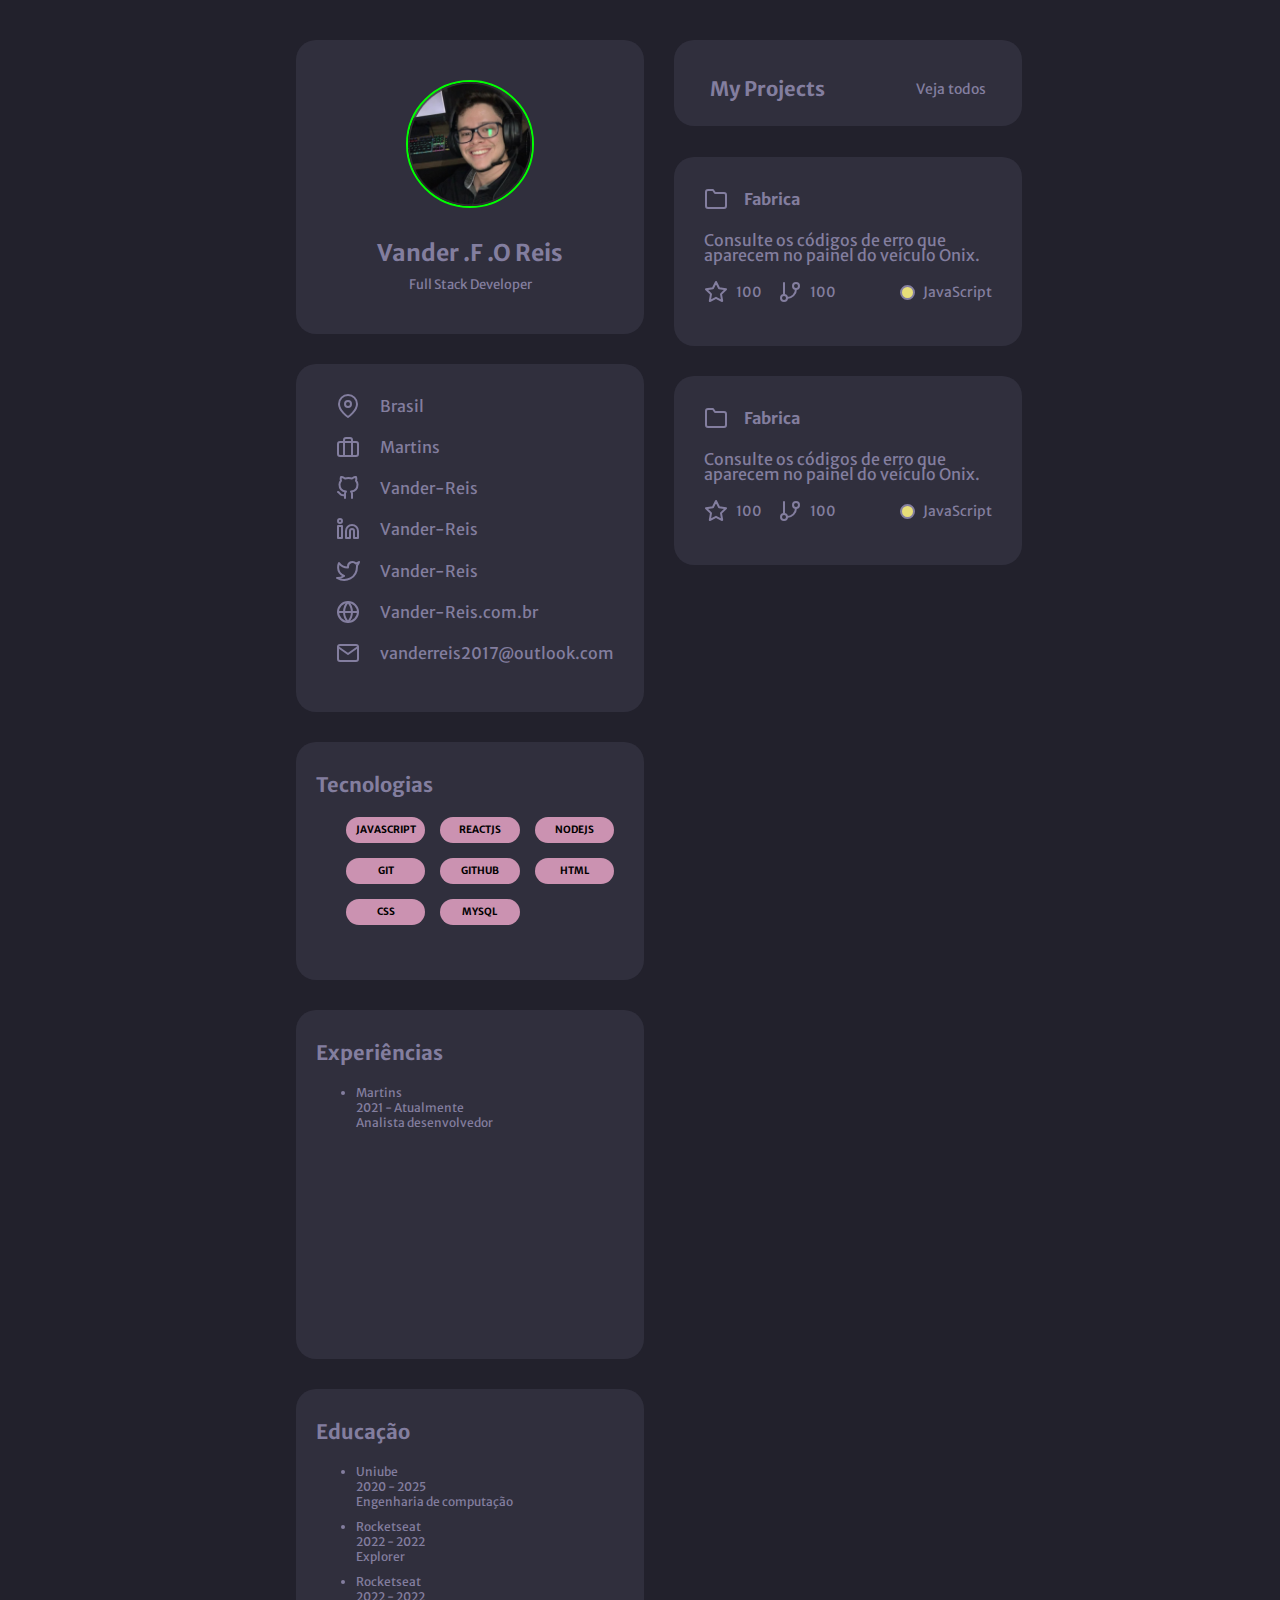
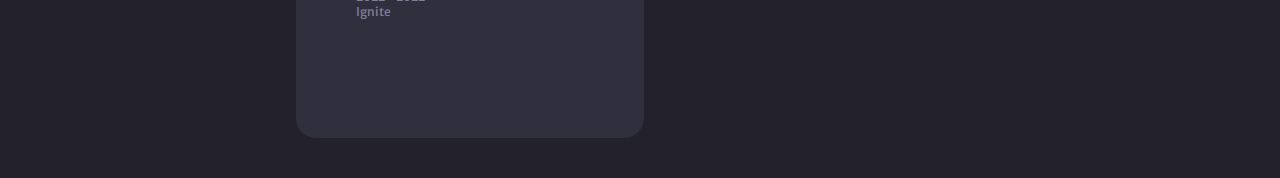
<file: portfolio/index.html>
<!DOCTYPE html>
<html lang="pt-br">
  <head>
    <link rel="preconnect" href="https://fonts.googleapis.com" />
    <link rel="preconnect" href="https://fonts.gstatic.com" crossorigin />
    <meta charset="UTF-8" />
    <meta name="viewport" content="width=device-width, initial-scale=1.0" />
    <title>Portfólio</title>

    <!-- Link das fontes -->
    <link
      href="https://fonts.googleapis.com/css2?family=Merriweather+Sans:wght@400;500;700&display=swap"
      rel="stylesheet"
    />

    <!-- Link do css -->
    <link rel="stylesheet" href="style.css" />
  </head>
  <body>
    <div class="page">
      <main>
        <div class="container">
          <div class="container-profile">
            <div class="profile cards">
              <img
                src="./assets/download.png"
                alt="Foto de perfil vander reis"
              />

              <h2>Vander .F .O Reis</h2>

              <p>Full Stack Developer</p>
            </div>

            <div class="links cards">
              <div class="link">
                <a href="#">
                  <img src="./assets/map-pin.svg" alt="Localização" />
                  <span>Brasil</span>
                </a>
              </div>

              <div class="link">
                <a href="#">
                  <img src="./assets/briefcase.svg" alt="Trabalho" />
                  <span>Martins</span>
                </a>
              </div>

              <div class="link">
                <a href="#">
                  <img src="./assets/github.svg" alt="github" />
                  <span>Vander-Reis</span>
                </a>
              </div>

              <div class="link">
                <a href="#">
                  <img src="./assets/linkedin.svg" alt="Linkedin" />
                  <span>Vander-Reis</span>
                </a>
              </div>

              <div class="link">
                <a href="#">
                  <img src="./assets/twitter.svg" alt="twitter" />
                  <span>Vander-Reis</span>
                </a>
              </div>

              <div class="link">
                <a href="#">
                  <img src="./assets/globe.svg" alt="pesquisa" />
                  <span>Vander-Reis.com.br</span>
                </a>
              </div>

              <div class="link">
                <a href="#">
                  <img src="./assets/mail.svg" alt="e-mail" />
                  <span>vanderreis2017@outlook.com</span>
                </a>
              </div>
            </div>

            <div class="technologies cards">
              <h3>Tecnologias</h3>

              <div class="cards-tec">
                <div class="tec"><span>JAVASCRIPT</span></div>

                <div class="tec"><span>reactjs</span></div>

                <div class="tec"><span>nodejs</span></div>

                <div class="tec"><span>git</span></div>

                <div class="tec"><span>github</span></div>
                <div class="tec"><span>html</span></div>
                <div class="tec"><span>css</span></div>
                <div class="tec"><span>mySql</span></div>
              </div>
            </div>

            <div class="experiences cards">
              <h3>Experiências</h3>

              <ul>
                <li>
                  Martins
                  <p>2021 - Atualmente</p>
                  <p>Analista desenvolvedor</p>
                </li>
              </ul>
            </div>

            <div class="education cards">
              <h3>Educação</h3>

              <ul>
                <li>
                  Uniube
                  <p>2020 - 2025</p>
                  <p>Engenharia de computação</p>
                </li>

                <li>
                  Rocketseat
                  <p>2022 - 2022</p>
                  <p>Explorer</p>
                </li>

                <li>
                  Rocketseat
                  <p>2022 - 2022</p>
                  <p>Ignite</p>
                </li>
              </ul>
            </div>
          </div>
        </div>

        <div class="content">
          <div class="myProjects cards">
            <a href="#">
              <h3>My Projects</h3>
              <span>Veja todos</span>
            </a>
          </div>

          <div class="projects">
            <div class="projects-1 cards">
              <a href="#">
                <div class="pasta">
                  <img src="./assets/folder.svg" alt="pasta" />
                  <span>Fabrica</span>
                </div>

                <p>
                  Consulte os códigos de erro que aparecem no painel do veículo
                  Onix.
                </p>

                <div class="group">
                  <div class="group-stars">
                    <div class="separete">
                      <div class="forks">
                        <img src="./assets/star.svg" alt="" />
                        <span>100</span>
                      </div>

                      <div class="forks">
                        <img src="./assets/git-branch.svg" alt="" />
                        <span>100</span>
                      </div>
                    </div>
                    <div class="lenguage">
                      <div class="ball"></div>
                      <span>JavaScript</span>
                    </div>
                  </div>
                </div>
              </a>
            </div>

            <div class="projects-1 cards">
              <a href="">
                <div class="pasta">
                  <img src="./assets/folder.svg" alt="pasta" />
                  <span>Fabrica</span>
                </div>

                <p>
                  Consulte os códigos de erro que aparecem no painel do veículo
                  Onix.
                </p>

                <div class="group">
                  <div class="group-stars">
                    <div class="separete">
                      <div class="forks">
                        <img src="./assets/star.svg" alt="" />
                        <span>100</span>
                      </div>

                      <div class="forks">
                        <img src="./assets/git-branch.svg" alt="" />
                        <span>100</span>
                      </div>
                    </div>

                    <div class="lenguage">
                      <div class="ball"></div>
                      <span>JavaScript</span>
                    </div>
                  </div>
                </div>
              </a>
            </div>
          </div>

          <!-- COntinuar aqui -->
        </div>
      </main>
    </div>
  </body>
</html>
</file>
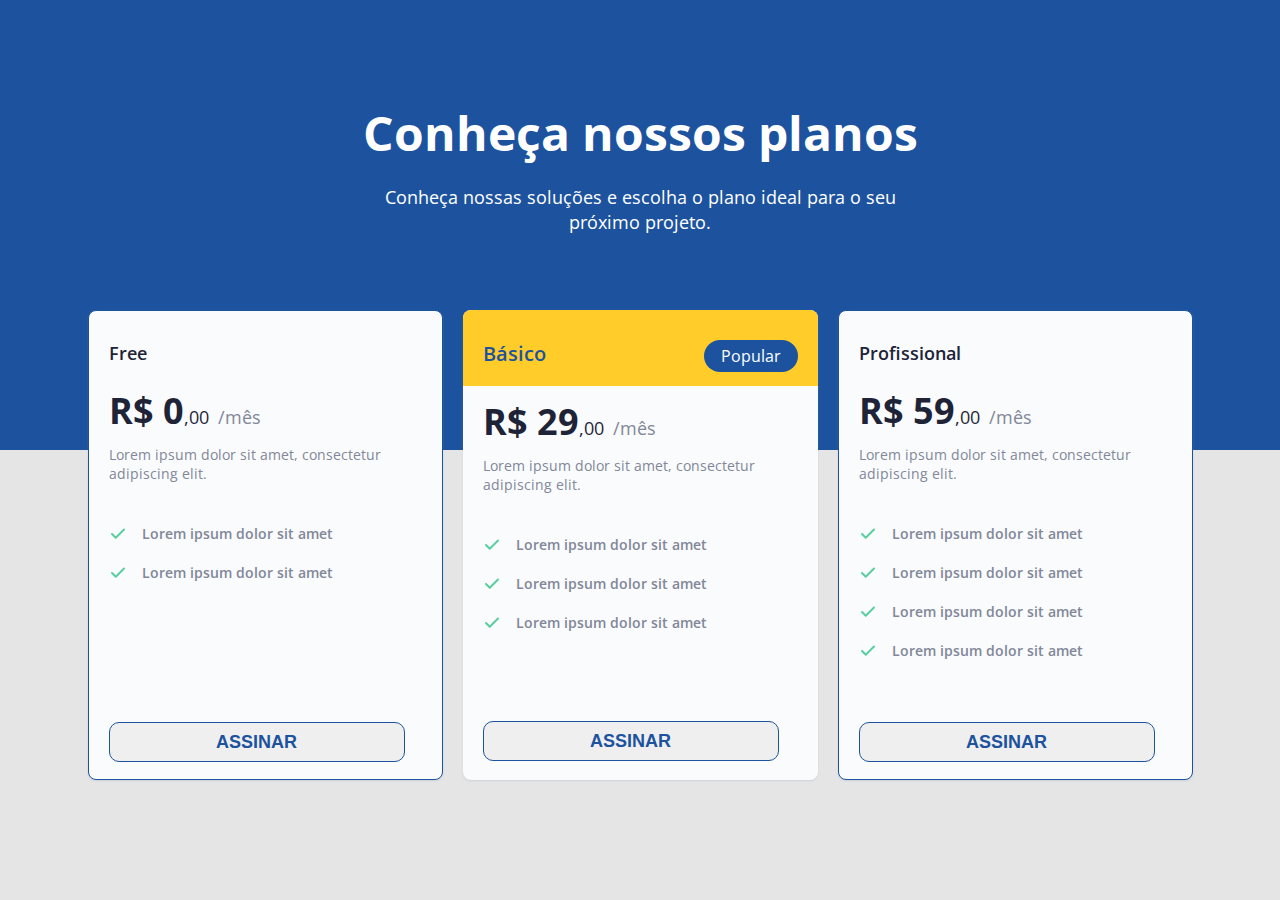
<file: pricingTable/index.html>
<!DOCTYPE html>
<html lang="pt-br">
  <head>
    <link rel="preconnect" href="https://fonts.googleapis.com" />
    <link rel="preconnect" href="https://fonts.gstatic.com" crossorigin />
    <meta charset="UTF-8" />
    <meta name="viewport" content="width=device-width, initial-scale=1.0" />

    <link rel="stylesheet" href="style.css" />

    <link
      href="https://fonts.googleapis.com/css2?family=Open+Sans:wght@400;600;700&display=swap"
      rel="stylesheet"
    />
    <title>Pricing table</title>
  </head>
  <body>
    <div class="page">
      <header>
        <h1>Conheça nossos planos</h1>
        <p>
          Conheça nossas soluções e escolha o plano ideal para o seu
          próximo projeto.
        </p>
      </header>

      <main>
        <div class="cards">
          <div class="card">
            <h2>Free</h2>
            <p>R$ 0<span class="money">,00</span>  <span>/mês</span></p>
            <p class="description">
              Lorem ipsum dolor sit amet, consectetur adipiscing elit.
            </p>

            <div class="list">
              <img src="./assets/check.svg" alt="logo de check" />
              <span>Lorem ipsum dolor sit amet</span>
            </div>

            <div class="list">
              <img src="./assets/check.svg" alt="logo de check" />
              <span>Lorem ipsum dolor sit amet</span>
            </div>

            <button class="free">Assinar</button>
          </div>

          <div class="card card-basic">
            <div class="basic">
              <h2>Básico</h2>
              <span>Popular</span>
            </div>

            <p>R$ 29<span class="money">,00</span>  <span>/mês</span></p>
            <p class="description">
              Lorem ipsum dolor sit amet, consectetur adipiscing elit.
            </p>

            <div class="list">
              <img src="./assets/check.svg" alt="logo de check" />
              <span>Lorem ipsum dolor sit amet</span>
            </div>

            <div class="list">
              <img src="./assets/check.svg" alt="logo de check" />
              <span>Lorem ipsum dolor sit amet</span>
            </div>

            <div class="list">
              <img src="./assets/check.svg" alt="logo de check" />
              <span>Lorem ipsum dolor sit amet</span>
            </div>

            <button>Assinar</button>
          </div>

          <div class="card card-profission">
            <h2>Profissional</h2>
            <p>R$ 59<span class="money">,00</span> <span>/mês</span></p>
            <p class="description">
              Lorem ipsum dolor sit amet, consectetur adipiscing elit.
            </p>

            <div class="list">
              <img src="./assets/check.svg" alt="logo de check" />
              <span>Lorem ipsum dolor sit amet</span>
            </div>

            <div class="list">
              <img src="./assets/check.svg" alt="logo de check" />
              <span>Lorem ipsum dolor sit amet</span>
            </div>

            <div class="list">
              <img src="./assets/check.svg" alt="logo de check" />
              <span>Lorem ipsum dolor sit amet</span>
            </div>

            <div class="list">
              <img src="./assets/check.svg" alt="logo de check" />
              <span>Lorem ipsum dolor sit amet</span>
            </div>

            <button>Assinar</button>
          </div>
        </div>
      </main>
    </div>
  </body>
</html>
</file>
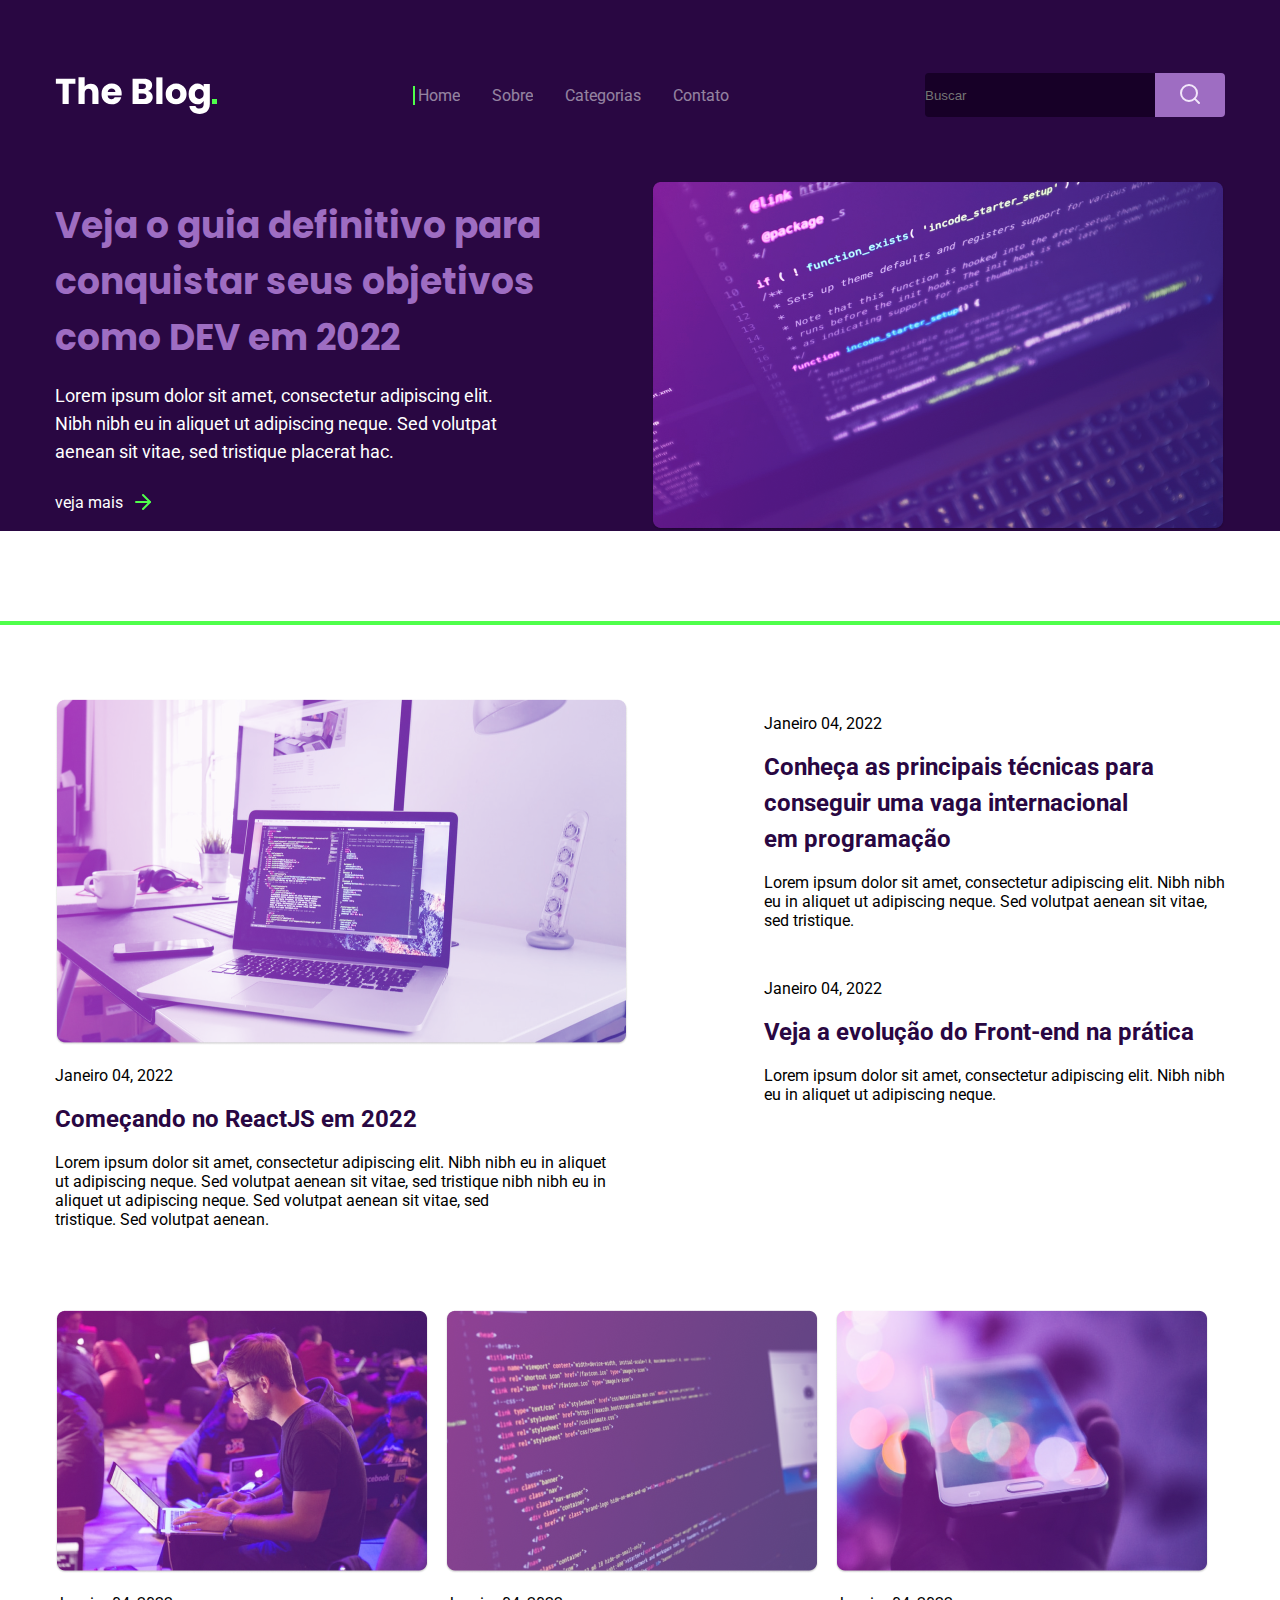
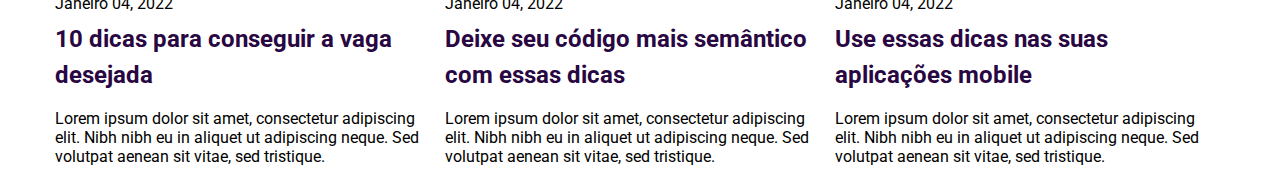
<file: rocketBlog/index.html>
<!DOCTYPE html>
<html lang="pt-br">
  <head>
    <meta charset="UTF-8" />
    <meta http-equiv="X-UA-Compatible" content="IE=edge" />
    <meta name="viewport" content="width=device-width, initial-scale=1.0" />
    <title>Rocket Blog</title>
    <link rel="stylesheet" href="style.css" />
    <link rel="preconnect" href="https://fonts.googleapis.com" />
    <link rel="preconnect" href="https://fonts.gstatic.com" crossorigin />
    <link
      href="https://fonts.googleapis.com/css2?family=Poppins:wght@700&family=Roboto:wght@400;700&display=swap"
      rel="stylesheet"
    />
  </head>
  <body>
    <div class="background">
      <div class="page">
        <header>
          <nav>
            <img src="./images/logo.svg" alt="Logo escrita rocket blog" />

            <ul>
              <li class="line-left"><a href="#">Home</a></li>
              <li><a href="#">Sobre</a></li>
              <li><a href="#">Categorias</a></li>
              <li><a href="#">Contato</a></li>
            </ul>

            <div>
              <input type="text" placeholder="Buscar" />
              <button>
                <img
                  src="./images/search.svg"
                  alt="Imagem de lupa para buscar"
                />
              </button>
            </div>
          </nav>
        </header>

        <div>
          <div class="home">
            <section class="text">
              <h2>
                Veja o guia definitivo para <br />conquistar seus objetivos<br />
                como DEV em 2022
              </h2>
              <p>
                Lorem ipsum dolor sit amet, consectetur adipiscing elit.<br />
                Nibh nibh eu in aliquet ut adipiscing neque. Sed volutpat<br />
                aenean sit vitae, sed tristique placerat hac.
              </p>

              <a href="#" class="link">
                veja mais
                <img
                  src="./images/arrow-right.svg"
                  alt="Imagem de uma seta verde"
                />
              </a>
            </section>

            <img
              src="./images/featured-image.png"
              alt="Imagem de linhas de codigos"
            />
          </div>
        </div>
      </div>
    </div>
    <div class="line"></div>

    <div class="page">
      <div class="content">
        <section class="post">
          <img
            src="./images/post-1.png"
            alt="Imagem de um computador com um editor de codigos aberto."
          />
          <p>Janeiro 04, 2022</p>
          <h3>Começando no ReactJS em 2022</h3>
          <p>
            Lorem ipsum dolor sit amet, consectetur adipiscing elit. Nibh nibh
            eu in aliquet<br />
            ut adipiscing neque. Sed volutpat aenean sit vitae, sed tristique
            nibh nibh eu in<br />
            aliquet ut adipiscing neque. Sed volutpat aenean sit vitae, sed<br />
            tristique. Sed volutpat aenean.
          </p>
        </section>

        <section class="slide-post">
          <p>Janeiro 04, 2022</p>
          <h3>
            Conheça as principais técnicas para<br />
            conseguir uma vaga internacional<br />
            em programação
          </h3>
          <p>
            Lorem ipsum dolor sit amet, consectetur adipiscing elit. Nibh
            nibh<br />
            eu in aliquet ut adipiscing neque. Sed volutpat aenean sit vitae,<br />
            sed tristique.
          </p>

          <div class="slide-post2">
            <p>Janeiro 04, 2022</p>
            <h3>Veja a evolução do Front-end na prática</h3>
            <p>
              Lorem ipsum dolor sit amet, consectetur adipiscing elit. Nibh
              nibh<br />
              eu in aliquet ut adipiscing neque.
            </p>
          </div>
        </section>
      </div>
      <div class="cards">
        <div class="card1">
          <img
            src="./images/post-2.png"
            alt="Foto de um rapaz programando em um notebook."
          />
          <p>Janeiro 04, 2022</p>
          <h3>
            10 dicas para conseguir a vaga<br />
            desejada
          </h3>
          <p>
            Lorem ipsum dolor sit amet, consectetur adipiscing<br />
            elit. Nibh nibh eu in aliquet ut adipiscing neque. Sed<br />
            volutpat aenean sit vitae, sed tristique.
          </p>
        </div>
        <div class="card2">
            <img src="./images/post-3.png" alt="Foto de uma tela de computador, com codigos escritos.">
            <p>Janeiro 04, 2022</p>
            <h3>
                Deixe seu código mais semântico<br> com essas dicas
            </h3>
            <p>
              Lorem ipsum dolor sit amet, consectetur adipiscing<br />
              elit. Nibh nibh eu in aliquet ut adipiscing neque. Sed<br />
              volutpat aenean sit vitae, sed tristique.
            </p>
        </div>
        <div class="card3">
            <img src="./images/post-4.png" alt="Foto de um smartphone">
            <p>Janeiro 04, 2022</p>
            <h3>
                Use essas dicas nas suas<br> aplicações mobile
            </h3>
            <p>
              Lorem ipsum dolor sit amet, consectetur adipiscing<br />
              elit. Nibh nibh eu in aliquet ut adipiscing neque. Sed<br />
              volutpat aenean sit vitae, sed tristique.
            </p>
        </div>
      </div>
    </div>
  </body>
</html>
</file>
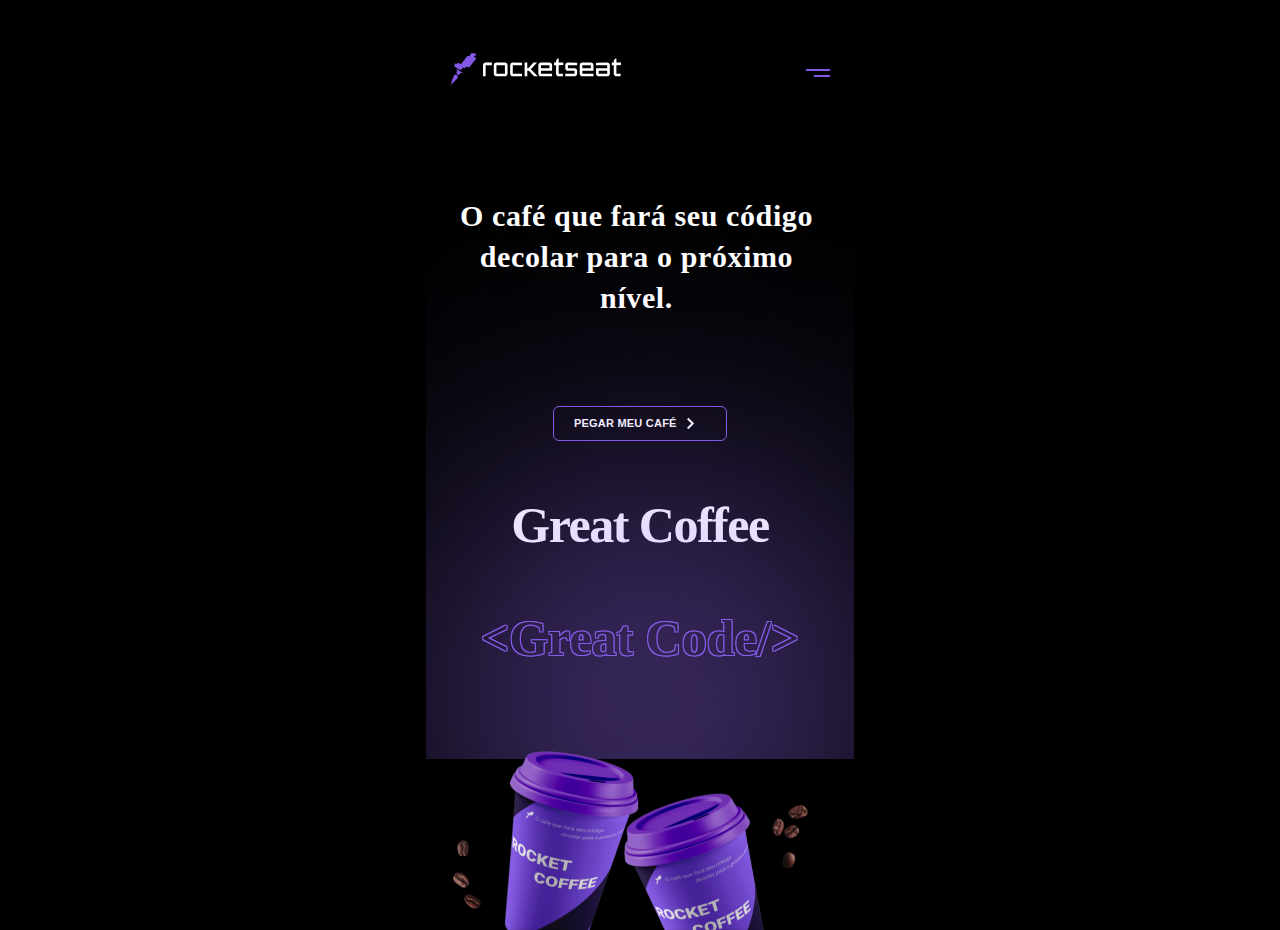
<file: rocketCoffee/index.html>
<!DOCTYPE html>
<html lang="pt-br">
<head>
    <meta charset="UTF-8">
    <meta http-equiv="X-UA-Compatible" content="IE=edge">
    <meta name="viewport" content="width=device-width, initial-scale=1.0">
    <title>Rocket Coffee</title>

    <link rel="stylesheet" href="style.css">
</head>
<body>
    <div class="page">
    <header>
        <nav>
            <ul><a href="#">
                <img src="./assets/logo-mobile.svg" alt="logo rocket">
            </a></ul>
        </nav>

        <div class="menu-open">
            <img src="./assets/menu-buguer-open.svg" alt="botão para abrir o menu">
        </div>
        
        <!-- <div class="menu-close">
            <img src="./assets/menu-buguer-close.svg" alt="botão para fechar o menu">
        </div> -->
    </header>


    <main>
        <section class="mobile">
            <h2 class="title">O café que fará seu código decolar para 
                o próximo nível.
            </h2>

            <button class="button-mobile">
                PEGAR MEU CAFÉ
                <img src="./assets/arrow.svg" alt="">
            </button>

            <h3 class="great-white">Great Coffee</h3>
            <h3 class="great-purple">&ltGreat Code/&gt</h3>

            
            <div class="blur-mobile">
                <img src="./assets/blur-mobile.png" alt="imagem de blur mobile">
            </div>
            
            
        </section>
        
        <img class="coffee-mobile" src="./assets/rocket-coffee.png" alt="imagem do café da rocket">
    </main>
</div>
</body>
</html>
</file>
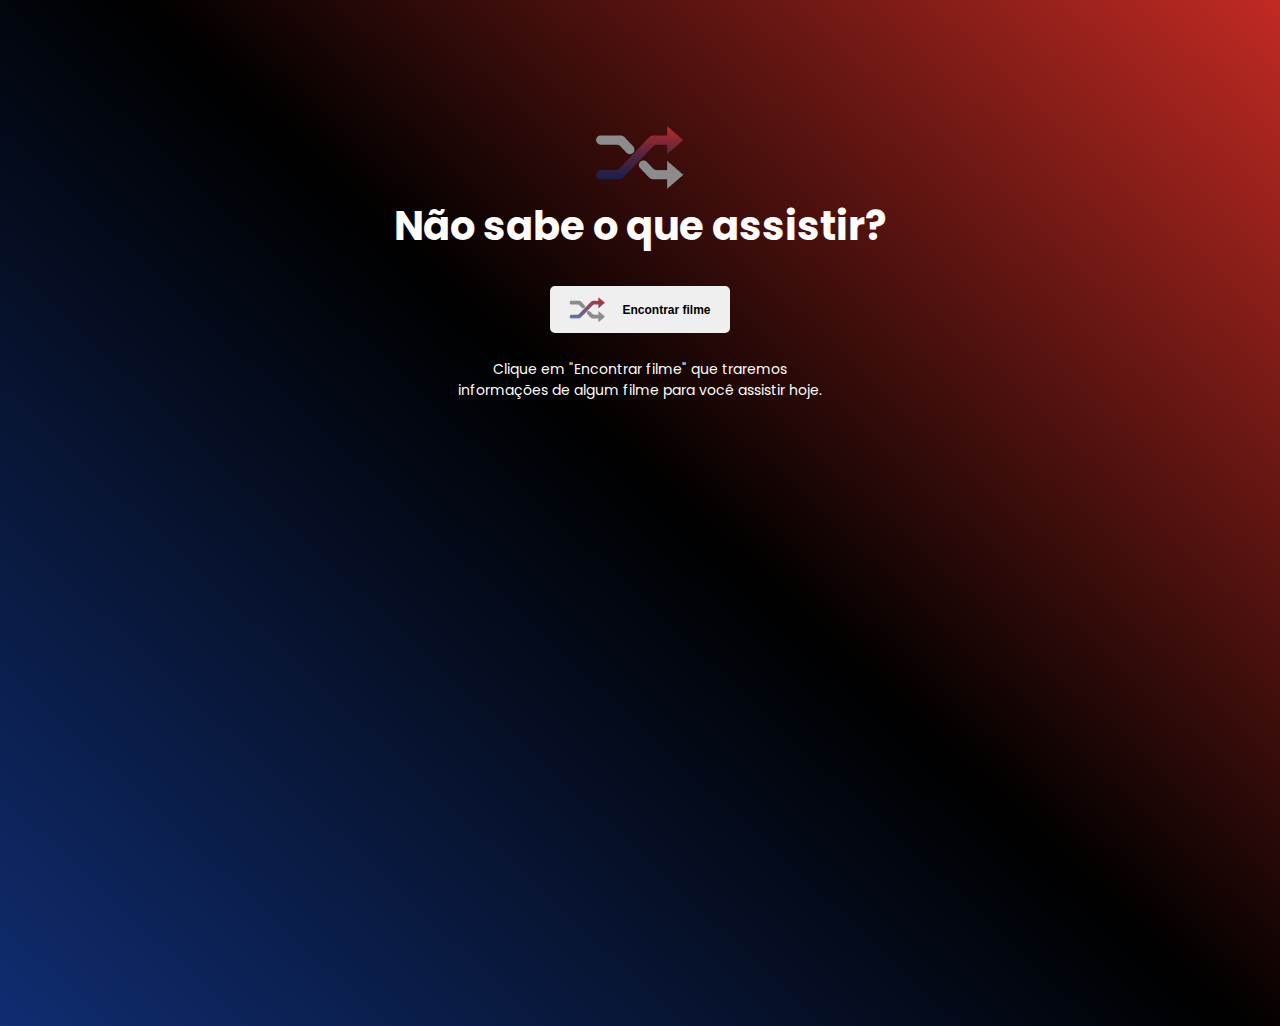
<file: Rocketflix/index.html>
<!DOCTYPE html>
<html lang="en">
<head>
    
    <link rel="preconnect" href="https://fonts.googleapis.com">
    <link rel="preconnect" href="https://fonts.gstatic.com" crossorigin>
    <meta charset="UTF-8">
    <meta name="viewport" content="width=device-width, initial-scale=1.0">
   
    <title>Document</title>

    <link href="https://fonts.googleapis.com/css2?family=Poppins:wght@400;700&display=swap" rel="stylesheet">

    <link rel="stylesheet" href="style.css">

</head>
<body>
    
    <main>

        <div class="content">
            <img src="./images/logo.png" alt="">
            <h1>Não sabe o que assistir?</h1>
        </div>

        <div class="movies">
            
        </div>

        <div class="search">
            <button>
                <img src="./images/shuffle 2.svg" alt="">
                Encontrar filme
            </button>

            <p>Clique em "Encontrar filme" que traremos informações
                de algum filme para você assistir hoje.</p>
        </div>

    </main>

    <script src="./src/main.js" type="module"></script>
</body>
</html>
</file>
<file: portfolio/style.css>
* {
    margin: 0;
    padding: 0;
    box-sizing: border-box;
}

:root {
    --body-bg-color: #22212C;
    --text-color: #837E9F;
    --bg-cards: #302F3D;
    --bg-techs: #CB92B1;

    font-size: 62.5%;
}

body {
    font-family: 'Merriweather Sans', sans-serif;
    background: var(--body-bg-color);
    color: var(--text-color);
}

.page {
    width: 37rem;
    margin: 0 auto;
    padding: 1rem;
}

.container-profile {
    display: flex;
    flex-direction: column;
    gap: 3rem;
}

.cards {
    background: var(--bg-cards);
    border-radius: 2rem;
    animation: alternate shadow 1s infinite;
    
}


.profile {
    width: 34.8rem;
    height: 29.4rem;


    display: flex;
    flex-direction: column;
    align-items: center;
    justify-content: center;

}

.profile img {
    width: 12.8rem;
    border-radius: 50%;
    border: 2px solid #00FF00;
}

.profile h2 {
    margin-top: 3rem;
    margin-bottom: 1rem;
    font-size: 2.3rem;
    line-height:  2.9rem;
    font-weight: 700;
    
}

.profile p {
    font-size: 1.3rem;
    line-height: 1.635rem;
}

.links {
    width: 34.8rem;
    height: 34.8rem;
    padding: 3rem 0 3rem 4rem;
    display: grid;

}

.links a{
    text-decoration: none;
    color: var(--text-color);
    display: flex;
    align-items: center;
    gap: 2rem;
    transition: all 200ms;

    font-size: 1.6rem;
}

.links a:hover {
    color: var(--bg-techs);
}

.links img {
    filter: var(--text-color);
}

.technologies {
    width: 34.8rem;
    height: 23.8rem;
    padding: 3rem 0 3rem 2rem;
}

.technologies h3 {
    margin-bottom: 2rem;
    font-size: 2rem;
    line-height: 2.5rem;
}

.cards-tec {
    display: grid;
    grid-template-columns: 1fr 1fr 1fr;
    padding: 0 3rem 0 3rem;
    gap: 15px;
}

.tec {
    background: var(--bg-techs);
    padding: .6rem 0 .7rem 0;
    border-radius: 3rem;
    text-align: center;
}

.tec span {
    color: black;
    text-transform: uppercase;
    font-size: 1rem;
    line-height: 1.3rem;
    font-weight: 700;
}

.experiences {
    width: 34.8rem;
    height: 34.9rem;
    padding: 3rem 0 3rem 2rem;
}

.experiences h3 {
    font-size: 2rem;
    line-height: 2.5rem;
    margin-bottom: 2rem;
}

ul {
    margin-left: 4rem;
}

ul li, p {
    font-size: 1.2rem;
    line-height: 1.5rem;
}

.education {
    width: 34.8rem;
    height: 34.9rem;
    padding: 3rem 0 3rem 2rem;
}

.education h3 {
    font-size: 2rem;
    line-height: 2.5rem;
    margin-bottom: 2rem;
}

ul {
    margin-left: 4rem;
}

.education ul li {
    margin-bottom: 1rem;
}

ul li, p {
    font-size: 1.2rem;
    line-height: 1.5rem;
}

.myProjects {
    margin-top: 3rem;
    width: 34.8rem;
    height: 8.6rem;
    padding: 3.6rem;
}

.myProjects h3 {
    font-size: 2rem;
    line-height: 2.5rem;
}

.myProjects a {
    display: flex;
    align-items: center;
    justify-content: space-between;
    text-decoration: none;
    color: var(--text-color);
    font-size: 1.4rem;
    line-height: 1.8rem;
}

.projects {
    margin-top: 3.1rem;
    gap: 3rem;
}

.projects-1 {
    margin-bottom: 3rem;
    width: 34.8rem;
    height: 18.9rem;
    padding: 3rem;
}

.projects-1 a {
    text-decoration: none;
    color: var(--text-color);
}

.pasta {
    display: flex;
    align-items: center;
    gap: 1.6rem;
    margin-bottom: 2.2rem;
}

.projects-1 p {
    font-size: 1.6rem;
}

.pasta span {
    font-size: 1.6rem;
    line-height: 2rem;
    font-weight: 700;
}

.group-stars {
    margin-top: 1.7rem;
    display: flex;
    align-items: center;
    justify-content: space-between;
}

.separete {
    display: flex;
    align-items: center;
    gap: 1.6rem;
}

.forks {
    display: flex;
    align-items: center;
    gap: .8rem;
}

.forks span {
    font-size: 1.4rem;
    line-height: 1.8rem;
}

.lenguage {
    display: flex;
    align-items: center;
    gap: 8px;
}

.lenguage span {
    font-size: 1.4rem;
    line-height: 1.8rem;
}

.ball {
    width: 1.5rem;
    height: 1.5rem;
    background: #E7DE79;
    border-radius: 50%;
    border: 0.2rem solid #837E9F;
}

@keyframes shadow {
    0% {
        box-shadow: inset 0 0 1em purple, 0 0 1em blue;
    }

    50% {
        box-shadow: inset 0 0 1.5em purple, 0 0 1.5em blue;
    }

    100% {
        box-shadow: inset 0 0 .5em purple, 0 0 .5em blue;
    }
}

@media (min-width: 800px) {

    .page {
        width: 76.8rem;
        padding: 4rem;
    }

    main {
        display: flex;
        gap: 3rem;
    }

    .myProjects{
        margin-top: 0;
    }
}

@media (min-width: 1300px) {
    .page {
        width: 130rem;
        padding: 4rem;
    }

    .cards {
        transition: transform 700ms;
    }

    .cards:hover {
        transform: scale(1.1);
    }

    .myProjects {
        width: 85rem;
    }

    .projects {
        display: grid;
        grid-template-columns: 1fr 1fr;
    }

    .projects-1 {
        width: 40rem;
    }

    .links a {
        font-size: 1.4rem;
    }

    .projects-1 p {
        font-size: 1.4rem;
    }
}
</file>
<file: pricingTable/style.css>
* {
    margin: 0;
    padding: 0;
    box-sizing: border-box;
}

:root {
    --yellow: #ffcc29;
    --blue: #1d539e;
    --gray: #828799;
    --page-background: #f9fbfc;

    font-size: 62.5%;
}

body::after {
    content: '';
    width: 100%;
    height: 450px;
    background: var(--blue);
    position: absolute;
    top: 0;
    left: 0;
    z-index: -1;
}

body {
    font-family: 'Open Sans', sans-serif;
    font-size: 1.6rem;
    background: #E5E5E5;
}

.page {
    width: 37rem;
    margin: auto;
    margin: 5rem;
}

header {
    text-align: center;
}

header h1 {
    color: #FFFFFF;
    line-height: 6.5rem;
    margin-bottom: 2rem;
    font-weight: 700;
}

header p {
    color: #FFFFFF;
    line-height: 2.4rem;
}

.cards {
    display: flex;
    flex-direction: column;
    align-items: center;
    justify-content: center;
   
}

.card {
    width: 35.5rem;
    height: 47rem;
    border: 1px solid #1D539E;
    box-shadow: 0px 1px 2px rgba(142, 150, 185, 0.25);
    border-radius: .8rem;
    padding: 3rem 2rem;
    margin-top: 7.5rem;
    background: var(--page-background);
    position: relative;
    transition: transform 700ms;
}

.card:hover {
    transform: scale(1.1);
}

.card h2 {
    color: #1E2338;
    font-style: normal;
    font-weight: 600;
    font-size: 1.8rem;
    line-height: 2.5rem;
    margin-bottom: 2rem;
}

.card p {
    font-style: normal;
    font-weight: 700;
    font-size: 3.6rem;
    line-height: 4.9rem;
    color: #1E2338;
    margin-bottom: 1rem;
}


.card p span {
    font-weight: 400;
    font-size: 1.8rem;
    line-height: 2.5rem;
    color: #828799;
}

.card .money {
    font-weight: 400;
    font-size: 1.8rem;
    line-height: 2.5rem;
    color: #1E2338;
}

.card .description {
    font-weight: 400;
    font-size: 1.4rem;
    line-height: 1.9rem;
    margin-bottom: 4.1rem;
    color: #828799;
}

.list {
    display: flex;
    align-items: center;
    gap: 1.5rem;
    margin-bottom: 2rem;
}

.list span {
    font-weight: 600;
    font-size: 14px;
    line-height: 19px;
    color: #828799;
}

button {
    cursor: pointer;
}

button:hover,  .card-basic button:hover, .card-profission button:hover {
    background: #1D539E;
    color: #FFFFFF;
}

.free{
    margin-top: 12rem;
    border: 1px solid #1D539E;
    width: 29.6rem;
    height: 4rem;
    text-transform: uppercase;
    color: var(--blue); 
    border-radius: 1rem;
    font-weight: 600;
    font-size: 1.8rem;
    line-height: 2.5rem;
}

.card-basic {
    border: none;    
}

.card-basic p {
    margin-top: 1rem;
}

.card-basic::before {
    content: "";
    background: var(--yellow);
    width: 35.5rem;
    height: 7.6rem;
    position: absolute;
    top: 0;
    left: 0;
    z-index: 1;
    border-radius: .8rem .8rem 0 0;
}

.basic {
    display: flex;
    /* align-items: center; */
    justify-content: space-between;
    position: inherit;
    z-index: 2;
}

.basic h2 {
    font-style: normal;
    font-weight: 600;
    font-size: 2rem;
    line-height: 2.7rem;
    color: #1D539E;
}

.basic span {
    width: 94px;
    height: 32px;
    background: #1D539E;
    border-radius: 40px;
    color: white;
    display: flex;
    align-items: center;
    justify-content: center;
}

.card-basic button {
    margin-top: 6.9rem;
    border: 1px solid #1D539E;
    width: 29.6rem;
    height: 4rem;
    text-transform: uppercase;
    color: var(--blue); 
    border-radius: 1rem;
    font-weight: 600;
    font-size: 1.8rem;
    line-height: 2.5rem;
}

.card-profission button {
    margin-top: 4.2rem;
    border: 1px solid #1D539E;
    width: 29.6rem;
    height: 4rem;
    text-transform: uppercase;
    color: var(--blue); 
    border-radius: 1rem;
    font-weight: 600;
    font-size: 1.8rem;
    line-height: 2.5rem;
} 

@media (min-width: 768px) {
    .page {
        width: 1024px;
        margin: auto;
    }

    header {
        display: flex;
        flex-direction: column;
        align-items: center;
    }


    header h1 {
        margin-top: 10rem;
        font-style: normal;
        font-weight: 700;
        font-size: 48px;
        line-height: 65px;
    }

    header p {
        width: 55rem;
        font-weight: 400;
        font-size: 18px;
        line-height: 25px;
    }

    .cards {
        display: grid;
        grid-template-columns: 1fr 1fr 1fr;
        gap: 2rem;
        
    }
}
</file>
<file: rocketBlog/style.css>
*{
    margin: 0;
    padding: 0;
    box-sizing: border-box;
}

:root {
    --purple-bg: #290742;
    --dark-bg: #170027;
    --button-bg: #9e6dc2;
    --white: #fff;
    --light-purple: #fbf6ff;
    --green: #4fff4b;
}

body {
    /* font-family: 'Poppins', sans-serif; */
    font-family: 'Roboto', sans-serif;
    min-height: 100vh;
}


.background {
    background: var(--purple-bg);
}

.page {
    width: 1170px;
    margin: auto;
    padding-top: 73px;
}

a {
    text-decoration: none;
    color: var(--white);
}

nav {
    display: flex;
    align-items: center;
    justify-content: space-between;
    margin: 0;
    padding: 0;
}

ul {
    list-style: none;
    display: flex;
    gap: 32px;
}

ul li a {
    opacity: 0.5;
}

ul li a:hover{
    font-weight: bold;
    opacity: 1;
}

.line-left {
    border-left: 2px solid var(--green);
    padding: 0 0 0 3px;
}

header div{
    display: flex;
}

input {
    background: var(--dark-bg);
    border: none;
    outline: none;
    color: var(--light-purple);

    width: 230px;
    height: 44px;

    border-radius: 4px 0 0 4px;
}

button {
    background: var(--button-bg);
    width: 70px;
    height: 44px;
    border: none;
    
    border-radius: 0 4px 4px 0;
}

.home {
    margin-top: 64px;
    display: flex;
    justify-content: space-between;
    align-items: center;
}

.text h2 {
    font-family: 'Poppins', sans-serif; 
    color: var(--button-bg);
    font-size: 36px;
    line-height: 56px;
}

.text p {
    margin-top: 16px;
    color: var(--white);
    font-size: 18px;
    line-height: 28px;


    margin-bottom: 24px;
}

.text img {
    border-radius: 2px;
}

.link {
    display: flex;
    align-items: center;
    gap: 8px;
    transition: all .2s;
}

.link:hover {
    gap: 12px;
}

.line{
    margin-top: 90px;
    width: 100%;
    border: 2px solid var(--green);
}

.content {
    display: flex;
    justify-content: space-between;
}

.content p {
    margin-top: 16px;
    margin-bottom: 16px;
    line-height: 19px;
}

.content h3 {
    font-size: 24px;
    line-height: 36px;
    color: var(--purple-bg);
}

.slide-post2{
    margin-top: 48.5px
}

.cards {
    margin-top: 64px;
    display: grid;
    grid-template-columns: 1fr 1fr 1fr;
}

.cards p{
    margin-top: 16px;
    margin-bottom: 8px;
    line-height: 19px;
}

.cards h3 {
    font-size: 24px;
    line-height: 36px;
    color: var(--purple-bg);
}
</file>
<file: rocketCoffee/style.css>
:root {
    --backgrond: #000;
    --text-color: #FFF;
    --button: #8257E5;
    --border: #29292E;
    --border-menu-mobile: #A8A8B3;
    --text-color-menu-mobile: #E1E1E6;
    font-size: 62.5%;
}

body {
    margin: 0;
    padding: 0;
    box-sizing: border-box;
    font-size: 1.6rem;
    background: var(--backgrond);
}

ul{
    list-style: none;
    padding: 0;
}



.page {
    max-width: 38rem;
    margin: auto;
    padding: 0 3rem 0 3rem;
    position: relative;
}

header {
    margin-top: 3.7rem;
    display: flex;
    align-items: center;
    justify-content: space-between;
}

section.mobile {
    text-align: center;
    margin-top: 8.85rem;
    position: relative;
}

section.mobile h2 {
    width: 37.3rem;
    font-weight: 600;
    font-size: 3.0rem;
    line-height: 4.1rem;
    text-align: center;
    letter-spacing: 0.02em;

    color: var(--text-color);
}

.button-mobile {
    margin: auto;
    margin-top: 8.8rem;
    width: 17.412rem;
    height: 3.5rem;
    background: var(--backgrond);
    color: var(--text-color);
    border: 1px solid #8257E5;
    border-radius: .6rem;
    display: flex;
    align-items: center;
    gap: 1rem;

    padding: 0rem 0rem 0rem 2rem;

    font-weight: 800;
    font-size: 11px;
    line-height: 15px;

    text-align: center;
    letter-spacing: 0.02em;
}

.great-white {
    font-style: normal;
    font-weight: 700;
    font-size: 50px;
    line-height: 68px;
    letter-spacing: -0.03em;

    color: #FFFFFF;

    text-shadow: 0px 4px 4px rgba(0, 0, 0, 0.25);
}

.great-purple {
    font-size: 5rem;
    text-shadow: -1px -1px 0 var(--button), 1px -1px 0 var(--button), -1px 1px 0 var(--button), 1px 1px 0 var(--button);
    color: #000;
}

.coffee-mobile {
    position: absolute;
    left: 0;
    right: 0;
    width: 428px;
    
}

.blur-mobile {
    position: fixed;
    right: 0;
    left: 0;
    top: 139px;
}
</file>
<file: Rocketflix/style.css>
* {
    margin: 0;
    padding: 0;
    box-sizing: border-box;
}

:root {
    font-size: 62.5%;
}


body {
    width: 1100px;
    height: 100vh;
    margin: 0 auto;
    background: linear-gradient(43deg, #102d71 0%, #000000 52%, #c12a23 100%);
    font-size: 1.6rem;
}


main {
    text-align: center;
    margin-top: 12.6rem;
    font-family: 'Poppins', sans-serif;
}

h1 {
    font-weight: 700;
    font-size: 40px;
    line-height: 60px;

    color: #FFFCF9;

}

.insertMovies {
    margin: auto;
    margin-top: 3rem;
    margin-bottom: 3rem;
    width: 62.8rem;
    text-align: left;
    display: flex;
    align-items: center;
    gap: 3.4rem;
}

.insertMovies img {
    width: 17rem;
    height: 24rem;
    object-fit: cover;
}

.insertMovies h2 {
    font-weight: 700;
    font-size: 20px;
    line-height: 30px;
    margin-bottom: 1.9rem;
    color: #FFFCF9;
}

.insertMovies p {
    font-weight: 400;
    font-size: 16px;
    line-height: 24px;

    color: #FFFCF9;
}

.search {
    margin-top: 3rem;
}

button {
    margin: auto;
    margin-bottom: 2.6rem;
    border-radius: .5rem;
    border: none;
    display: flex;
    align-items: center;
    justify-content: center;
    gap: 1.7rem;
    width: 18rem;
    height: 4.7rem;
    font-weight: 700;
    font-size: 1.2rem;
    line-height: 1.8rem;
    cursor: pointer;
}

.search p {
    margin: auto;
    width: 38rem;
    font-weight: 400;
    font-size: 14px;
    line-height: 21px;
    color: #FFFCF9;
}
</file>
